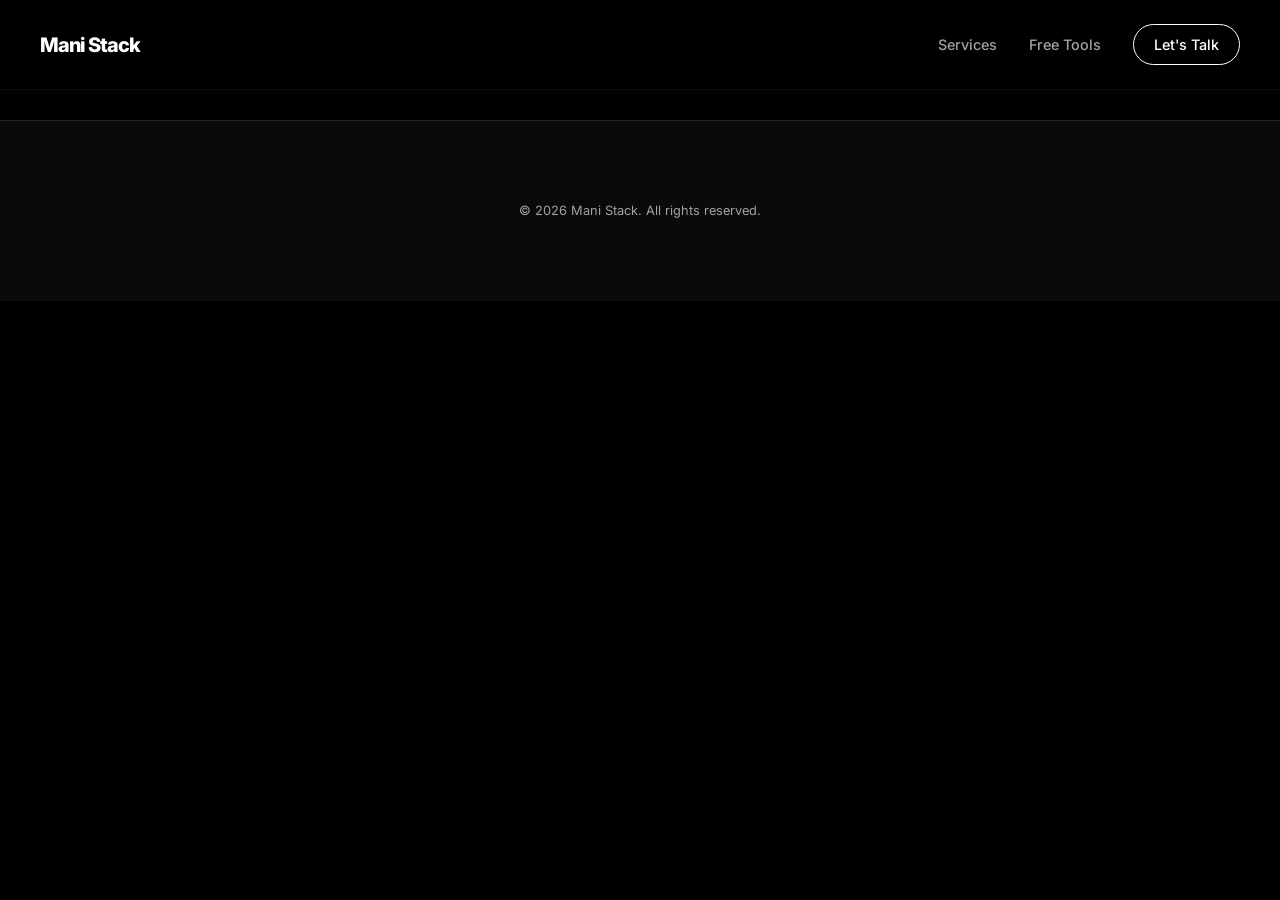
<file: index.html>
<!DOCTYPE html>
<html lang="en">
  <head>
    <meta charset="UTF-8" />
    <link rel="icon" type="image/png" href="/favicon.png" />
    <script type="text/javascript">
      (function() {
        var redirect = sessionStorage.redirect;
        delete sessionStorage.redirect;
        if (redirect && redirect !== '/') {
          window.history.replaceState(null, null, redirect);
        }
      })();
    </script>
    <meta name="viewport" content="width=device-width, initial-scale=1.0" />
    <title>ManiStack | Full Stack Developer</title>
    <meta name="description" content="Professional Full Stack Developer specializing in Chrome Extensions, PHP, and WordPress." />
    <link rel="preconnect" href="https://fonts.googleapis.com">
    <link rel="preconnect" href="https://fonts.gstatic.com" crossorigin>
    <link href="https://fonts.googleapis.com/css2?family=Inter:wght@300;400;600;800&display=swap" rel="stylesheet">
    <script type="module" crossorigin src="/assets/index-447f75bc.js"></script>
    <link rel="stylesheet" href="/assets/index-2c235c28.css">
  </head>
  <body>
    <div id="root"></div>
    
  </body>
</html>
</file>
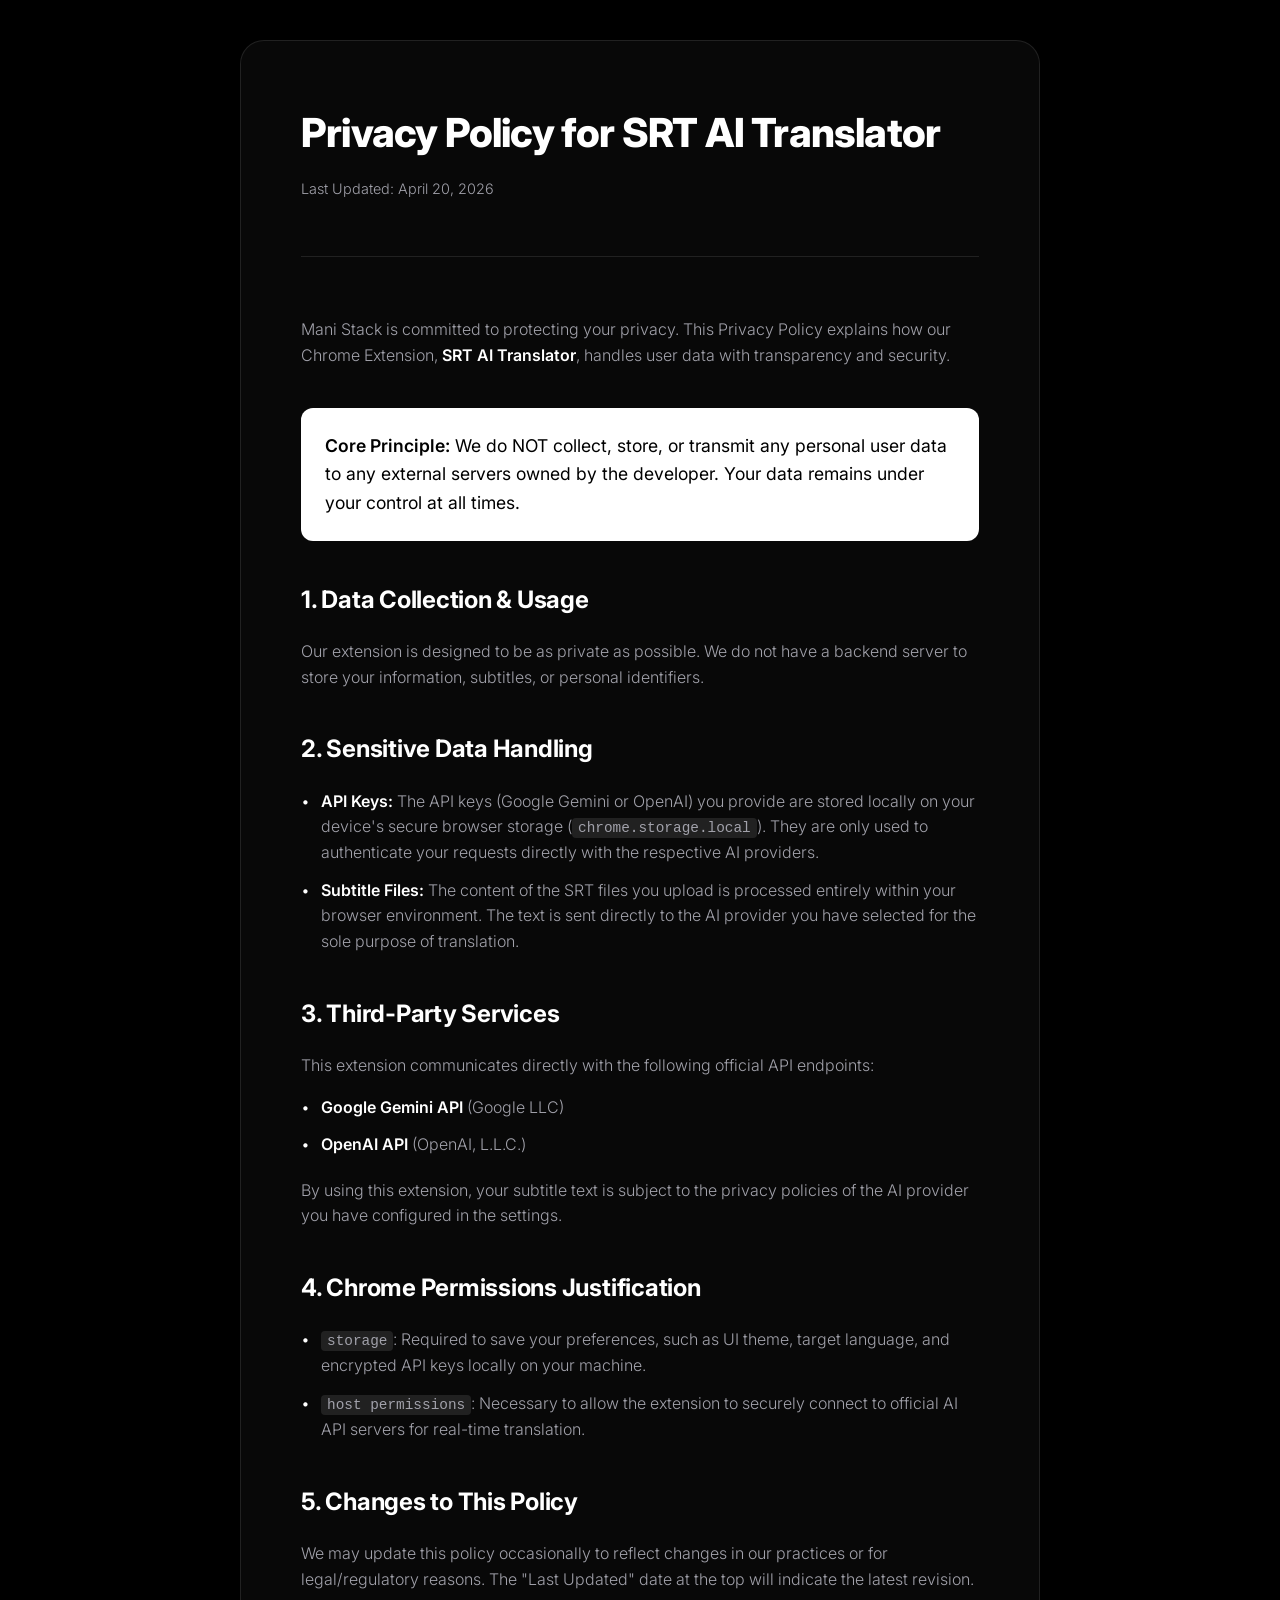
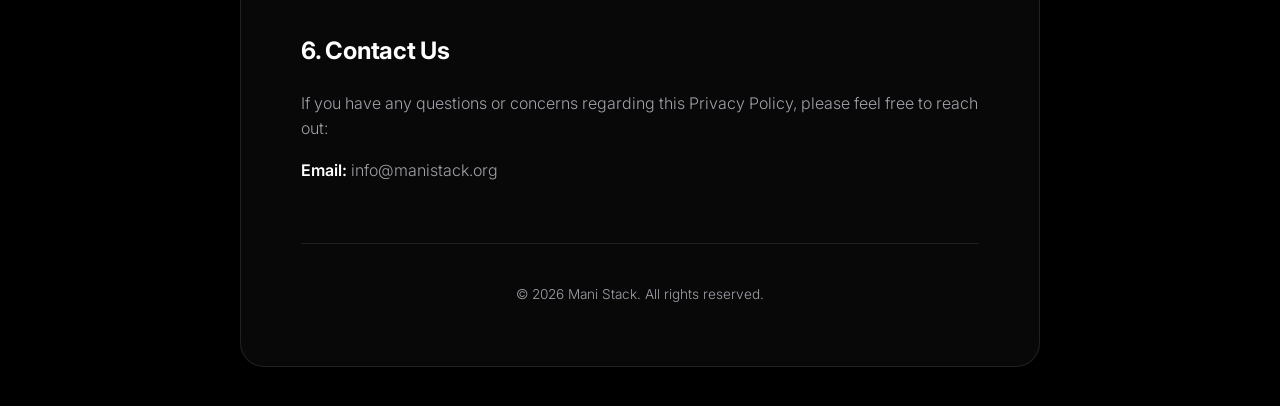
<file: privacy-policy/srt-translator.html>
<!DOCTYPE html>
<html lang="en">

<head>
    <meta charset="UTF-8">
    <meta name="viewport" content="width=device-width, initial-scale=1.0">
    <title>Privacy Policy | SRT AI Translator</title>
    <link rel="preconnect" href="https://fonts.googleapis.com">
    <link rel="preconnect" href="https://fonts.gstatic.com" crossorigin>
    <link href="https://fonts.googleapis.com/css2?family=Inter:wght@300;400;600;800&display=swap" rel="stylesheet">
    <style>
        :root {
            --bg-primary: #000000;
            --text-primary: #ffffff;
            --text-secondary: #a1a1aa;
            --accent: #ffffff;
            --border: rgba(255, 255, 255, 0.1);
            --glass: rgba(255, 255, 255, 0.03);
            --font-inter: 'Inter', system-ui, -apple-system, sans-serif;
        }

        * {
            margin: 0;
            padding: 0;
            box-sizing: border-box;
        }

        body {
            background-color: var(--bg-primary);
            color: var(--text-primary);
            font-family: var(--font-inter);
            line-height: 1.6;
            -webkit-font-smoothing: antialiased;
            padding: 40px 20px;
        }

        .container {
            max-width: 800px;
            margin: 0 auto;
            background: var(--glass);
            padding: 60px;
            border-radius: 24px;
            border: 1px solid var(--border);
            backdrop-filter: blur(10px);
        }

        header {
            margin-bottom: 60px;
            border-bottom: 1px solid var(--border);
            padding-bottom: 40px;
        }

        h1 {
            font-size: 2.5rem;
            font-weight: 800;
            letter-spacing: -0.02em;
            margin-bottom: 12px;
        }

        .last-updated {
            color: var(--text-secondary);
            font-size: 0.9rem;
            font-weight: 300;
        }

        section {
            margin-bottom: 40px;
        }

        h2 {
            font-size: 1.5rem;
            font-weight: 700;
            margin-bottom: 20px;
            letter-spacing: -0.01em;
        }

        p {
            color: var(--text-secondary);
            margin-bottom: 16px;
            font-weight: 300;
        }

        ul {
            list-style: none;
            margin-bottom: 20px;
        }

        li {
            color: var(--text-secondary);
            margin-bottom: 12px;
            padding-left: 20px;
            position: relative;
            font-weight: 300;
        }

        li::before {
            content: "•";
            position: absolute;
            left: 0;
            color: var(--text-primary);
        }

        strong {
            color: var(--text-primary);
            font-weight: 600;
        }

        code {
            background: rgba(255, 255, 255, 0.1);
            padding: 2px 6px;
            border-radius: 4px;
            font-family: monospace;
            font-size: 0.9rem;
        }

        .highlight {
            background: white;
            color: black;
            padding: 24px;
            border-radius: 12px;
            margin-bottom: 40px;
            font-size: 1.1rem;
        }

        .highlight strong {
            color: black;
        }

        footer {
            margin-top: 60px;
            padding-top: 40px;
            border-top: 1px solid var(--border);
            text-align: center;
            color: var(--text-secondary);
            font-size: 0.85rem;
            font-weight: 300;
        }

        @media (max-width: 600px) {
            .container {
                padding: 30px;
            }

            h1 {
                font-size: 2rem;
            }
        }
    </style>
</head>

<body>
    <div class="container">
        <header>
            <h1>Privacy Policy for SRT AI Translator</h1>
            <p class="last-updated">Last Updated: April 20, 2026</p>
        </header>

        <section>
            <p>Mani Stack is committed to protecting your privacy. This Privacy Policy explains how our Chrome
                Extension, <strong>SRT AI Translator</strong>, handles user data with transparency and security.</p>
        </section>

        <div class="highlight">
            <strong>Core Principle:</strong> We do NOT collect, store, or transmit any personal user data to any
            external servers owned by the developer. Your data remains under your control at all times.
        </div>

        <section>
            <h2>1. Data Collection & Usage</h2>
            <p>Our extension is designed to be as private as possible. We do not have a backend server to store your
                information, subtitles, or personal identifiers.</p>
        </section>

        <section>
            <h2>2. Sensitive Data Handling</h2>
            <ul>
                <li><strong>API Keys:</strong> The API keys (Google Gemini or OpenAI) you provide are stored locally on
                    your device's secure browser storage (<code>chrome.storage.local</code>). They are only used to
                    authenticate your requests directly with the respective AI providers.</li>
                <li><strong>Subtitle Files:</strong> The content of the SRT files you upload is processed entirely
                    within your browser environment. The text is sent directly to the AI provider you have selected for
                    the sole purpose of translation.</li>
            </ul>
        </section>

        <section>
            <h2>3. Third-Party Services</h2>
            <p>This extension communicates directly with the following official API endpoints:</p>
            <ul>
                <li><strong>Google Gemini API</strong> (Google LLC)</li>
                <li><strong>OpenAI API</strong> (OpenAI, L.L.C.)</li>
            </ul>
            <p>By using this extension, your subtitle text is subject to the privacy policies of the AI provider you
                have configured in the settings.</p>
        </section>

        <section>
            <h2>4. Chrome Permissions Justification</h2>
            <ul>
                <li><code>storage</code>: Required to save your preferences, such as UI theme, target language, and
                    encrypted API keys locally on your machine.</li>
                <li><code>host permissions</code>: Necessary to allow the extension to securely connect to official AI
                    API servers for real-time translation.</li>
            </ul>
        </section>

        <section>
            <h2>5. Changes to This Policy</h2>
            <p>We may update this policy occasionally to reflect changes in our practices or for legal/regulatory
                reasons. The "Last Updated" date at the top will indicate the latest revision.</p>
        </section>

        <section>
            <h2>6. Contact Us</h2>
            <p>If you have any questions or concerns regarding this Privacy Policy, please feel free to reach out:</p>
            <p><strong>Email:</strong> info@manistack.org</p>
        </section>

        <footer>
            &copy; 2026 Mani Stack. All rights reserved.
        </footer>
    </div>
</body>

</html>
</file>
<file: assets/index-2c235c28.css>
:root{--bg-primary: #000000;--bg-secondary: #0a0a0a;--text-primary: #ffffff;--text-secondary: #a1a1aa;--accent: #ffffff;--border: rgba(255, 255, 255, .1);--glass: rgba(255, 255, 255, .03);--font-inter: "Inter", system-ui, -apple-system, sans-serif}*{margin:0;padding:0;box-sizing:border-box}body{background-color:var(--bg-primary);color:var(--text-primary);font-family:var(--font-inter);line-height:1.6;overflow-x:hidden;-webkit-font-smoothing:antialiased}h1,h2,h3{font-weight:800;letter-spacing:-.02em}section{padding:120px 24px;max-width:1200px;margin:0 auto}.glass-panel{background:var(--glass);-webkit-backdrop-filter:blur(10px);backdrop-filter:blur(10px);border:1px solid var(--border);border-radius:16px}.navbar{position:fixed;top:0;left:0;right:0;z-index:1000;padding:24px;background:rgba(0,0,0,.8);-webkit-backdrop-filter:blur(12px);backdrop-filter:blur(12px);border-bottom:1px solid rgba(255,255,255,.05)}.nav-content{max-width:1200px;margin:0 auto;display:flex;justify-content:space-between;align-items:center}.logo{font-weight:800;font-size:1.25rem;letter-spacing:-.05em;text-decoration:none;color:var(--text-primary)}.nav-links{display:flex;gap:32px;align-items:center}.nav-links a{color:var(--text-secondary);text-decoration:none;font-weight:500;font-size:.9rem;transition:color .3s ease}.nav-links a:hover{color:var(--text-primary)}.nav-cta{padding:8px 20px;border:1px solid var(--text-primary);border-radius:99px;color:var(--text-primary)!important}.footer{padding:80px 24px;border-top:1px solid var(--border);background:var(--bg-secondary);margin-top:120px}.footer-content{max-width:1200px;margin:0 auto;text-align:center}.footer-logo{font-weight:800;font-size:1.5rem;text-decoration:none;color:var(--text-primary);display:block;margin-bottom:24px}.footer-links{display:flex;justify-content:center;gap:24px;margin-bottom:32px}.footer-links a{color:var(--text-secondary);text-decoration:none;font-size:.9rem}.footer p{color:var(--text-secondary);font-size:.8rem}.hero{min-height:90vh;display:flex;align-items:center;justify-content:center;text-align:center;padding-top:140px}.hero-tag{font-size:.75rem;text-transform:uppercase;letter-spacing:.3em;color:var(--text-secondary);margin-bottom:24px;display:block}.hero-title{font-size:clamp(3rem,10vw,6rem);line-height:.95;margin-bottom:32px}.hero-title span{color:var(--text-secondary);font-weight:300}.hero-subtitle{max-width:600px;margin:0 auto 48px;font-size:1.1rem;color:var(--text-secondary);font-weight:300}.hero-actions{display:flex;gap:20px;justify-content:center;margin-bottom:80px}.btn-primary{background:var(--text-primary);color:var(--bg-primary);padding:16px 32px;border-radius:8px;text-decoration:none;font-weight:600;transition:transform .2s ease,opacity .2s ease;cursor:pointer;border:none}.btn-primary:hover{transform:translateY(-2px);opacity:.9}.btn-secondary{border:1px solid var(--border);color:var(--text-primary);padding:16px 32px;border-radius:8px;text-decoration:none;font-weight:600;transition:background .2s ease}.btn-secondary:hover{background:rgba(255,255,255,.05)}.expertise{background:var(--bg-primary)}.expertise-content{max-width:1200px;margin:0 auto}.expertise-header{text-align:center;margin-bottom:80px}.expertise-title{font-size:3rem;margin-bottom:16px}.expertise-subtitle{color:var(--text-secondary);font-size:1.1rem;max-width:600px;margin:0 auto}.expertise-grid{display:grid;grid-template-columns:repeat(auto-fill,minmax(320px,1fr));gap:32px}.expertise-card{padding:48px;transition:transform .3s ease}.expertise-card:hover{transform:translateY(-5px);border-color:#fff3}.card-icon{margin-bottom:24px;color:var(--text-primary);opacity:.8}.card-title{font-size:1.25rem;margin-bottom:16px}.card-desc{color:var(--text-secondary);font-size:.95rem;line-height:1.6}.contact{background:var(--bg-secondary)}.contact-container{max-width:800px;margin:0 auto;padding:80px;text-align:center}.contact-title{font-size:3.5rem;margin-bottom:32px}.contact-title span{font-weight:300;opacity:.5}.contact-text{font-size:1.1rem;color:var(--text-secondary);margin-bottom:48px}.contact-methods{display:flex;justify-content:center}.contact-btn{display:flex;align-items:center;gap:16px;background:#fff;color:#000;padding:20px 40px;border-radius:12px;font-weight:700;text-decoration:none;transition:transform .3s ease}.contact-btn:hover{transform:scale(1.02)}.tools-page{padding-top:120px}.tools-hero{padding:80px 24px;text-align:center}.tools-title{font-size:3.5rem;margin-bottom:16px}.tools-subtitle{color:var(--text-secondary);font-size:1.1rem;max-width:600px;margin:0 auto}.tools-grid-section{padding:60px 24px 120px}.tools-grid{max-width:1200px;margin:0 auto;display:grid;grid-template-columns:repeat(auto-fill,minmax(350px,1fr));gap:32px}.tool-card{overflow:hidden;transition:transform .3s ease}.tool-card:hover{transform:translateY(-5px)}.tool-image{aspect-ratio:4/3;overflow:hidden;background:#000;display:flex;align-items:center;justify-content:center}.tool-image img{width:100%;height:100%;object-fit:contain;transition:transform .5s ease}.tool-card:hover .tool-image img{transform:scale(1.05)}.tool-content{padding:32px}.tool-title{font-size:1.5rem;margin-bottom:12px}.tool-description{color:var(--text-secondary);font-size:.95rem;margin-bottom:24px;line-height:1.5}.tool-link{display:inline-flex;align-items:center;gap:8px;color:var(--text-primary);text-decoration:none;font-weight:600;font-size:.9rem}.product-page{padding-top:80px}.product-hero{padding:100px 0;text-align:center}.badge{background:rgba(255,255,255,.1);padding:4px 12px;border-radius:99px;font-size:.75rem;font-weight:600;letter-spacing:.1em;margin-bottom:24px;display:inline-block}.title{font-size:clamp(3rem,8vw,5rem);margin-bottom:16px}.subtitle{font-size:1.25rem;color:var(--text-secondary);margin-bottom:48px}.hero-image-container{max-width:1000px;margin:0 auto;box-shadow:0 50px 100px #00000080;border-radius:12px;overflow:hidden;border:1px solid var(--border)}.main-screenshot{width:100%;display:block}.product-intro{padding:120px 0;font-size:1.2rem}.section-title{font-size:2.5rem;margin-bottom:40px}.section-title.centered{text-align:center}.features-grid{display:grid;grid-template-columns:repeat(auto-fit,minmax(300px,1fr));gap:32px}.feature-card{padding:40px;position:relative}.feature-card .icon{color:var(--text-primary);margin-bottom:24px}.feature-tag{position:absolute;top:40px;right:40px;background:var(--text-primary);color:var(--bg-primary);font-size:.6rem;font-weight:800;padding:2px 8px;border-radius:4px;text-transform:uppercase}.feature-card h3{margin-bottom:16px}.feature-card p{color:var(--text-secondary);font-size:.95rem}.product-showcase{padding:120px 0}.showcase-content{display:grid;grid-template-columns:1fr 1fr;gap:60px;align-items:center}.side-screenshot{width:100%;border-radius:12px;border:1px solid var(--border)}.check-list{list-style:none;margin-top:32px}.check-list li{display:flex;align-items:center;gap:12px;margin-bottom:12px;color:var(--text-secondary)}.privacy-section{padding:120px 0}.privacy-box{padding:80px;text-align:center;border:1px solid rgba(255,255,255,.2)}.privacy-icon{margin-bottom:32px;opacity:.8}.privacy-link-container{margin-top:32px}.privacy-page-link{color:var(--text-primary);font-size:.9rem;text-decoration:underline;opacity:.7;transition:opacity .2s}.privacy-page-link:hover{opacity:1}.product-footer{padding:60px 0 120px;text-align:center}.developer-tag{color:var(--text-secondary)}.clickable{cursor:pointer;position:relative}.zoom-hint{position:absolute;bottom:20px;right:20px;background:rgba(0,0,0,.6);color:#fff;padding:6px 12px;border-radius:6px;font-size:.75rem;opacity:0;transition:opacity .3s}.clickable:hover .zoom-hint{opacity:1}.lightbox-overlay{position:fixed;top:0;left:0;right:0;bottom:0;background:rgba(0,0,0,.95);z-index:2000;display:flex;align-items:center;justify-content:center;padding:40px}.lightbox-content{max-width:90%;max-height:90%;position:relative}.lightbox-content img{width:100%;height:auto;max-height:85vh;object-fit:contain;border-radius:8px;box-shadow:0 0 50px #ffffff1a}.close-btn{position:absolute;top:-50px;right:0;background:none;border:none;color:#fff;cursor:pointer;opacity:.7;transition:opacity .2s}.close-btn:hover{opacity:1}.container{max-width:1200px;margin:0 auto;padding:0 24px}.container.narrow{max-width:800px}.policy-page{padding-top:120px;padding-bottom:120px}.policy-container{max-width:800px;margin:0 auto;padding:0 24px}.policy-header{margin-bottom:60px;border-bottom:1px solid var(--border);padding-bottom:40px}.policy-header h1{font-size:3rem;margin-bottom:12px}.last-updated{color:var(--text-secondary);font-size:.9rem}.policy-section{padding:0;margin-bottom:40px;max-width:none}.policy-section h2{font-size:1.75rem;margin-bottom:24px}.policy-section p{color:var(--text-secondary);margin-bottom:20px;font-size:1.05rem}.policy-list{list-style:none;margin-bottom:24px}.policy-list li{color:var(--text-secondary);margin-bottom:16px;padding-left:24px;position:relative}.policy-list li:before{content:"•";position:absolute;left:0;color:var(--text-primary)}.policy-highlight{background:#fff;color:#000;padding:32px;border-radius:12px;margin-bottom:48px;font-size:1.1rem}.policy-highlight strong{color:#000}.policy-footer{margin-top:60px;padding-top:40px;border-top:1px solid var(--border);text-align:center;color:var(--text-secondary);font-size:.9rem}@media (max-width: 900px){.showcase-content{grid-template-columns:1fr}.hero-image-container{margin:0 -24px;border-radius:0}.privacy-box{padding:40px}.lightbox-overlay{padding:10px}.close-btn{top:10px;right:10px;z-index:2001}.policy-header h1{font-size:2.2rem}}@media (max-width: 768px){section{padding:80px 20px}.tools-title,.contact-title,.hero-title{font-size:2.5rem}}
</file>
